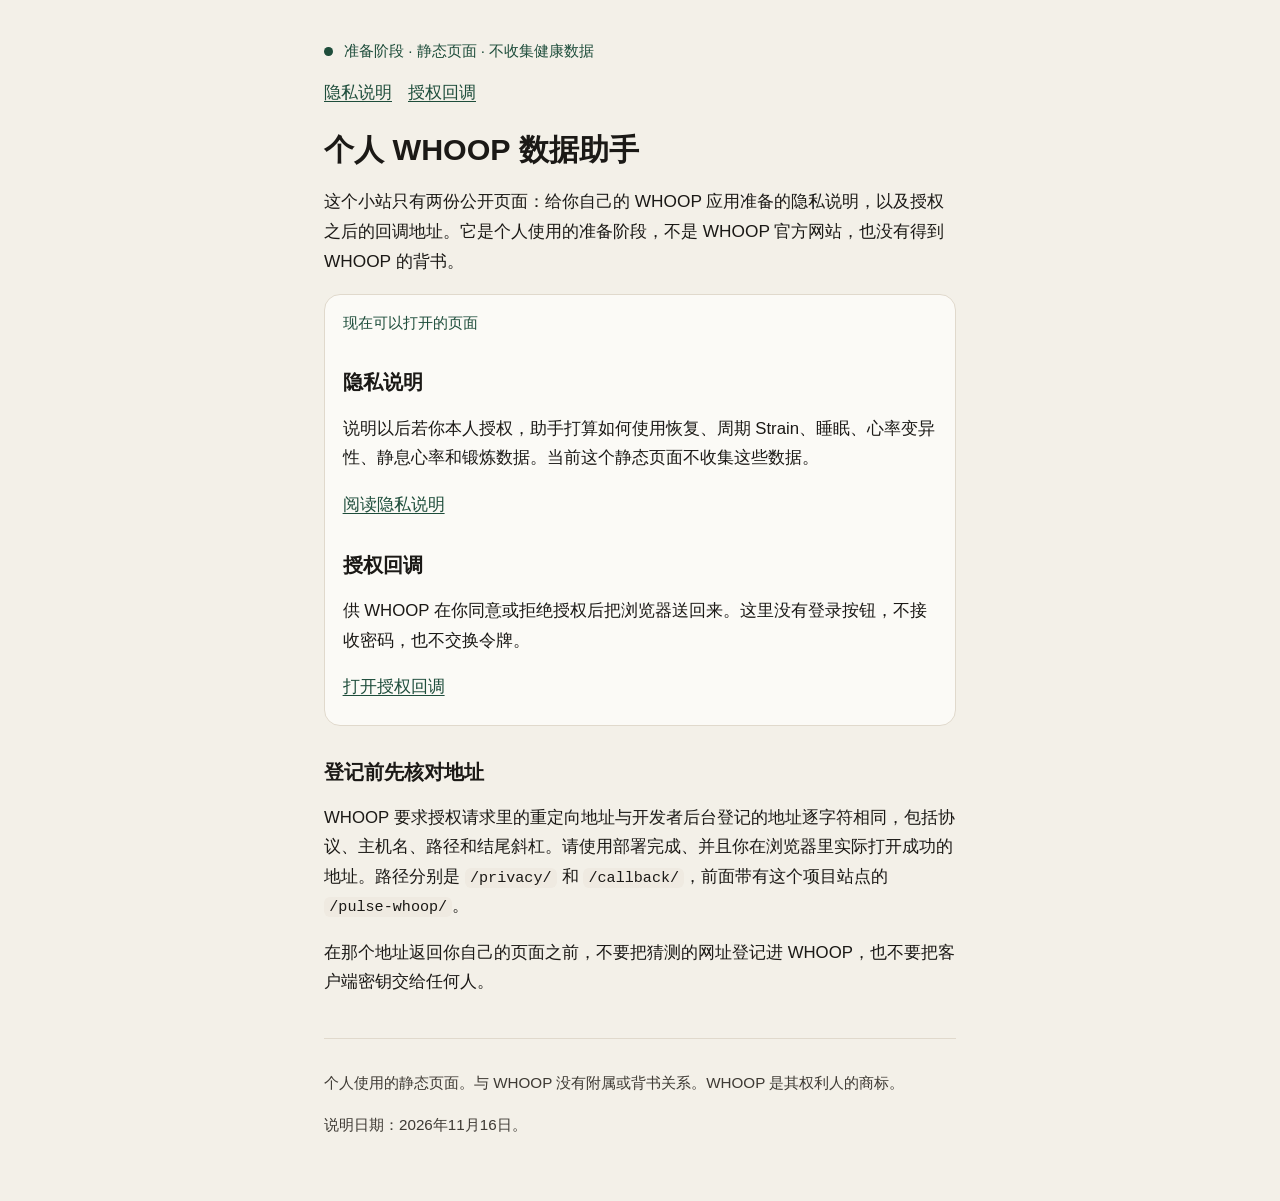
<file: site/index.html>
<!DOCTYPE html>
<html lang="zh-CN">
<head>
<meta charset="utf-8">
<meta name="referrer" content="no-referrer">
<meta name="viewport" content="width=device-width, initial-scale=1">
<meta name="description" content="个人 WHOOP 数据助手的公开静态页面：隐私说明与授权回调。准备阶段，不收集健康数据。">
<meta http-equiv="Content-Security-Policy" content="default-src 'none'; base-uri 'none'; form-action 'none'; object-src 'none'; frame-src 'none'; worker-src 'none'; connect-src 'none'; font-src 'none'; manifest-src 'none'; media-src 'none'; img-src data:; script-src 'none'; style-src 'self'">
<link rel="icon" href="data:,">
<link rel="stylesheet" href="assets/site.css">
<title>个人 WHOOP 数据助手</title>
</head>
<body>
<a class="skip" href="#content">跳到正文</a>
<div class="wrap">
<header class="site">
<p class="banner"><span class="dot" aria-hidden="true"></span>准备阶段 · 静态页面 · 不收集健康数据</p>
<nav class="nav" aria-label="页面">
<a href="privacy/">隐私说明</a>
<a href="callback/">授权回调</a>
</nav>
</header>
<main id="content">
<h1>个人 WHOOP 数据助手</h1>
<p class="lede">这个小站只有两份公开页面：给你自己的 WHOOP 应用准备的隐私说明，以及授权之后的回调地址。它是个人使用的准备阶段，不是 WHOOP 官方网站，也没有得到 WHOOP 的背书。</p>
<div class="panel">
<p class="kicker">现在可以打开的页面</p>
<h2>隐私说明</h2>
<p>说明以后若你本人授权，助手打算如何使用恢复、周期 Strain、睡眠、心率变异性、静息心率和锻炼数据。当前这个静态页面不收集这些数据。</p>
<p><a href="privacy/">阅读隐私说明</a></p>
<h2>授权回调</h2>
<p>供 WHOOP 在你同意或拒绝授权后把浏览器送回来。这里没有登录按钮，不接收密码，也不交换令牌。</p>
<p><a href="callback/">打开授权回调</a></p>
</div>
<h2>登记前先核对地址</h2>
<p>WHOOP 要求授权请求里的重定向地址与开发者后台登记的地址逐字符相同，包括协议、主机名、路径和结尾斜杠。请使用部署完成、并且你在浏览器里实际打开成功的地址。路径分别是 <code>/privacy/</code> 和 <code>/callback/</code>，前面带有这个项目站点的 <code>/pulse-whoop/</code>。</p>
<p>在那个地址返回你自己的页面之前，不要把猜测的网址登记进 WHOOP，也不要把客户端密钥交给任何人。</p>
</main>
<footer>
<p>个人使用的静态页面。与 WHOOP 没有附属或背书关系。WHOOP 是其权利人的商标。</p>
<p>说明日期：2026年11月16日。</p>
</footer>
</div>
</body>
</html>
</file>
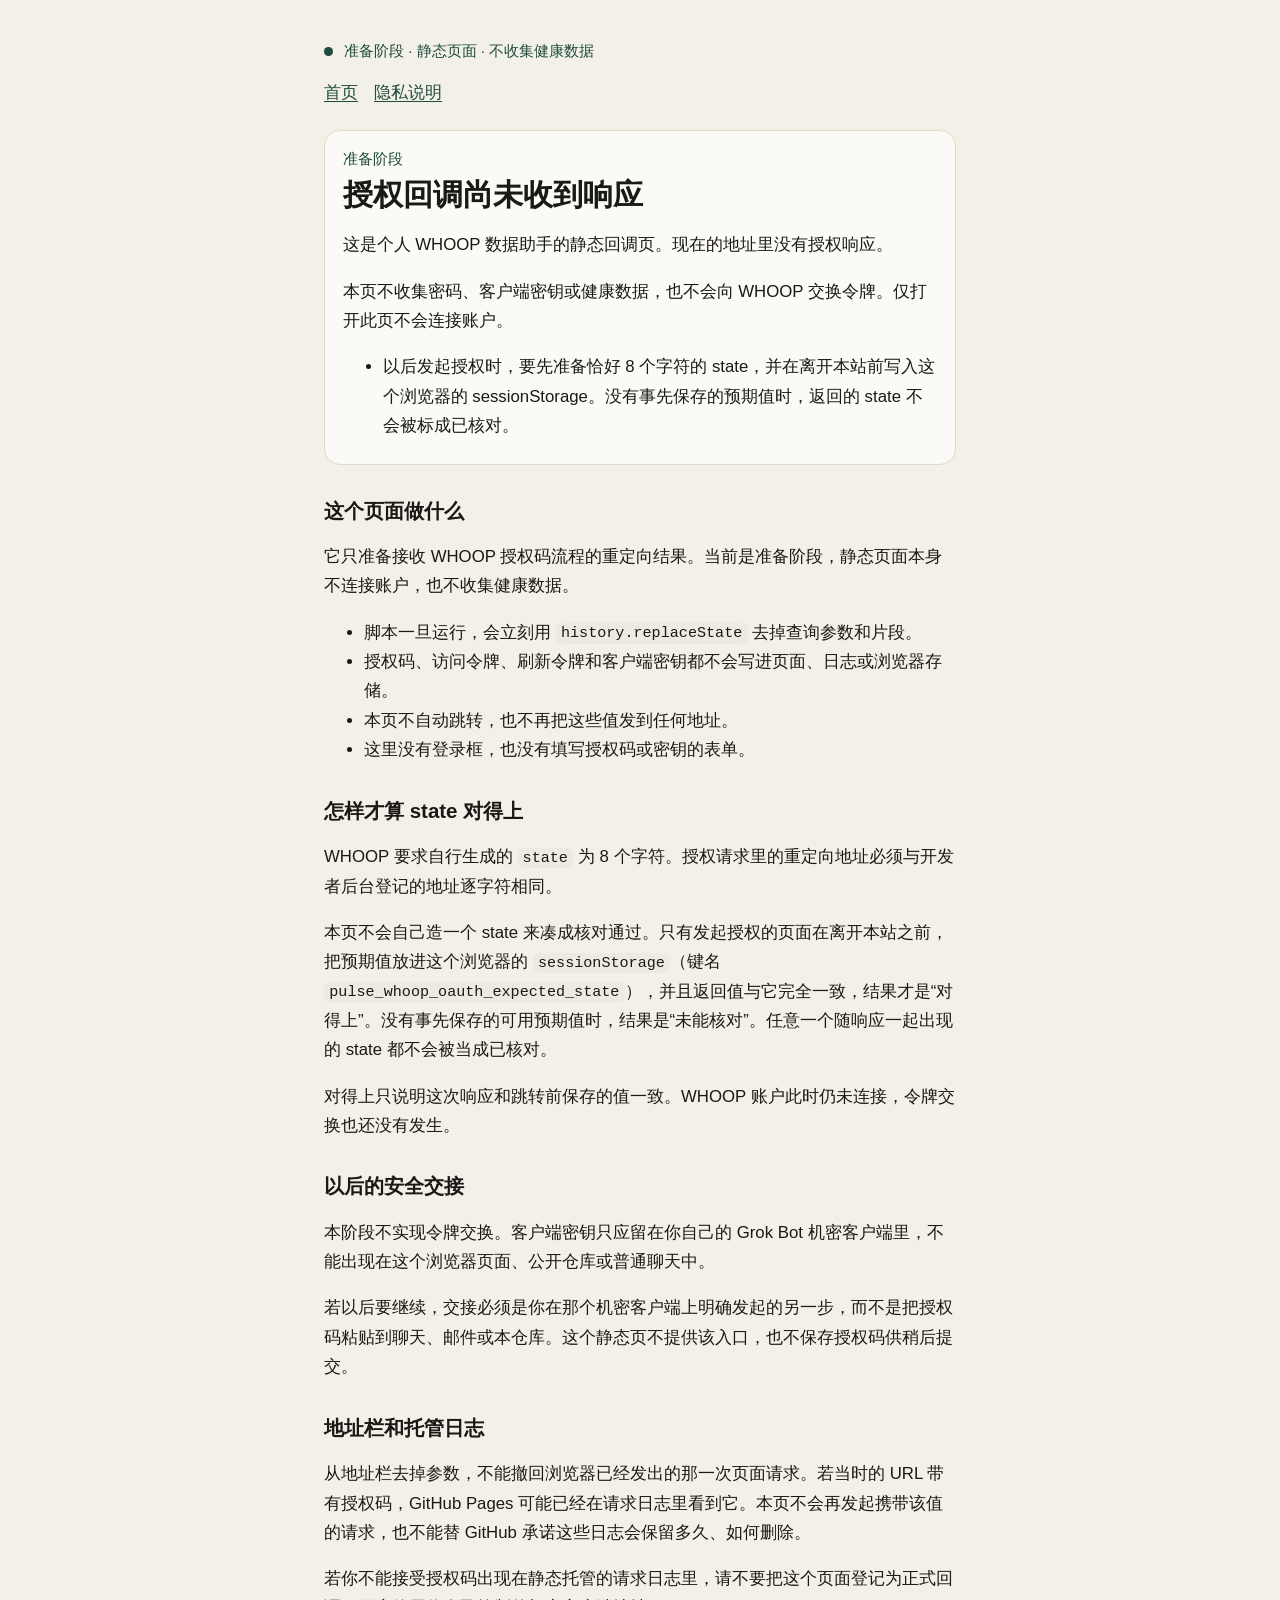
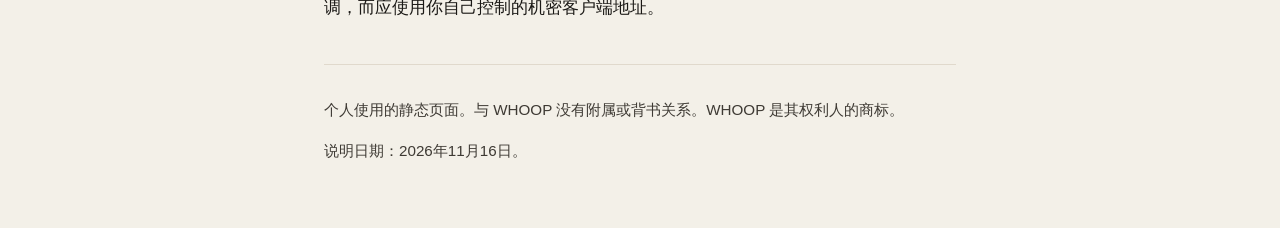
<file: site/callback/index.html>
<!DOCTYPE html>
<html lang="zh-CN">
<head>
<meta charset="utf-8">
<meta name="referrer" content="no-referrer">
<meta name="viewport" content="width=device-width, initial-scale=1">
<meta name="robots" content="noindex, nofollow">
<meta name="description" content="个人 WHOOP 数据助手的静态授权回调。不显示授权码或令牌，也不交换令牌。">
<meta http-equiv="Content-Security-Policy" content="default-src 'none'; base-uri 'none'; form-action 'none'; object-src 'none'; frame-src 'none'; worker-src 'none'; connect-src 'none'; font-src 'none'; manifest-src 'none'; media-src 'none'; img-src data:; script-src 'sha256-Le0qar13H/6Uf3IptVU7I/Qpk3YaSPg7fZVcs7LIRVo='; style-src 'sha256-b3DNcDtQKLiC3z1HXq/fa9f9/P/4Bz24J7KU1s66AEA='">
<link rel="icon" href="data:,">
<title>授权回调 · 个人 WHOOP 数据助手</title>
<style>
:root {
  color-scheme: light;
  --bg: #f3f0e8;
  --paper: #fbfaf6;
  --ink: #1b1916;
  --muted: #3e3a34;
  --line: #e0d9cc;
  --pine: #1e4d3b;
  --warn: #6b3a0c;
  --warn-soft: #f8efe3;
  --bad: #6d241c;
  --bad-soft: #f8e8e4;
}

* { box-sizing: border-box; }

html { background: var(--bg); }

body {
  margin: 0;
  color: var(--ink);
  font-family: "PingFang SC", "Hiragino Sans GB", "Noto Sans SC", "Microsoft YaHei", "Source Han Sans SC", sans-serif;
  font-size: 1.05rem;
  line-height: 1.75;
}

a {
  color: var(--pine);
  text-underline-offset: 0.16em;
}

a:hover { text-decoration-thickness: 2px; }

.skip {
  position: absolute;
  left: 0.75rem;
  top: 0.75rem;
  transform: translateY(-150%);
  background: var(--paper);
  color: var(--ink);
  padding: 0.4rem 0.7rem;
  border-radius: 8px;
  border: 1px solid var(--line);
}

.skip:focus { transform: none; }

.wrap {
  max-width: 42rem;
  margin: 0 auto;
  padding: 1.25rem 1.25rem 3rem;
}

.banner {
  display: flex;
  flex-wrap: wrap;
  gap: 0.45rem 0.7rem;
  align-items: center;
  margin: 0;
  color: var(--pine);
  font-size: 0.95rem;
}

.dot {
  width: 0.55rem;
  height: 0.55rem;
  border-radius: 50%;
  background: var(--pine);
  display: inline-block;
}

header.site { margin: 1.15rem 0 1.4rem; }

.nav {
  display: flex;
  flex-wrap: wrap;
  gap: 0.35rem 1rem;
  margin-top: 0.8rem;
}

h1 {
  font-size: 1.9rem;
  line-height: 1.28;
  margin: 0.15rem 0 0.75rem;
  font-weight: 700;
}

h2 {
  font-size: 1.28rem;
  line-height: 1.4;
  margin: 2rem 0 0.65rem;
}

.lede { font-size: 1.08rem; }

.panel {
  background: var(--paper);
  border: 1px solid var(--line);
  border-radius: 16px;
  padding: 1rem 1.1rem 0.4rem;
  margin: 1rem 0 1.25rem;
}

.panel.warn {
  background: var(--warn-soft);
  border-color: #ead7c0;
}

.panel.bad {
  background: var(--bad-soft);
  border-color: #efd0cb;
}

.kicker {
  margin: 0;
  color: var(--pine);
  font-size: 0.92rem;
}

.panel.warn .kicker { color: var(--warn); }

.panel.bad .kicker { color: var(--bad); }

.muted, footer { color: var(--muted); }

footer {
  margin-top: 2.6rem;
  padding-top: 1rem;
  border-top: 1px solid var(--line);
  font-size: 0.95rem;
}

code {
  font-family: "SFMono-Regular", ui-monospace, Menlo, Consolas, monospace;
  font-size: 0.9em;
  background: #efeae1;
  padding: 0.08em 0.35em;
  border-radius: 6px;
}

.table-wrap {
  overflow-x: auto;
  margin: 0.8rem 0 1rem;
  border-radius: 12px;
  border: 1px solid var(--line);
}

table {
  width: 100%;
  border-collapse: collapse;
  background: var(--paper);
  font-size: 0.98rem;
}

th, td {
  border-bottom: 1px solid var(--line);
  text-align: left;
  vertical-align: top;
  padding: 0.65rem 0.7rem;
}

tr:last-child td { border-bottom: 0; }

th {
  background: #f6f3ec;
  font-weight: 600;
}

:focus-visible {
  outline: 2px solid var(--pine);
  outline-offset: 3px;
}

button {
  font: inherit;
  color: var(--paper);
  background: var(--pine);
  border: 0;
  border-radius: 999px;
  padding: 0.55rem 1rem;
  cursor: pointer;
}

@media (max-width: 640px) {
  body { font-size: 1.02rem; }
  h1 { font-size: 1.55rem; }
  .wrap { padding: 1rem 1rem 2.4rem; }
}
</style>
<script>
(function () {
  "use strict";

  var EXPECTED_STATE_KEY = "pulse_whoop_oauth_expected_state";
  var STATE_RE = /^[A-Za-z0-9]{8}$/;
  var MAX_COMPONENT = 4096;
  var MAX_PAIRS = 8;

  var OFFICIAL = {
    code: true,
    state: true,
    error: true,
    error_description: true,
    error_uri: true
  };

  var SENSITIVE = {
    access_token: true,
    refresh_token: true,
    id_token: true,
    client_secret: true,
    password: true,
    token: true
  };

  var SAFE_ERROR = {
    access_denied: "授权被拒绝，或你没有同意这次访问。",
    invalid_request: "授权请求无效。",
    unauthorized_client: "这个应用不能使用该授权方式。",
    unsupported_response_type: "返回的授权类型不受支持。",
    invalid_scope: "请求的权限范围无效。",
    server_error: "WHOOP 授权服务报告了服务器错误。",
    temporarily_unavailable: "WHOOP 授权服务暂时不可用。"
  };

  var OUTCOMES = {
    idle: true,
    matched: true,
    unverified: true,
    mismatch: true,
    provider_error: true,
    rejected: true,
    failure: true,
    scrub_failed: true
  };

  var CHECKS = {
    not_applicable: true,
    unavailable: true,
    matched: true,
    mismatch: true
  };

  var PANELS = {
    panel: true,
    "panel warn": true,
    "panel bad": true
  };

  function hasOwn(obj, key) {
    return Object.prototype.hasOwnProperty.call(obj, key);
  }

  function handoffNote() {
    return "授权码、访问令牌、刷新令牌和客户端密钥都不会留在本页，也不能贴进普通聊天。令牌交换要等你在自己的机密客户端里另行交接。";
  }

  function model(spec) {
    return {
      outcome: spec.outcome,
      stateCheck: spec.stateCheck,
      consumeExpected: spec.consumeExpected === true,
      panelClass: spec.panelClass,
      kicker: spec.kicker,
      title: spec.title,
      paragraphs: spec.paragraphs,
      notes: spec.notes || [handoffNote()]
    };
  }

  function idleModel() {
    return model({
      outcome: "idle",
      stateCheck: "not_applicable",
      consumeExpected: false,
      panelClass: "panel",
      kicker: "准备阶段",
      title: "授权回调尚未收到响应",
      paragraphs: [
        "这是个人 WHOOP 数据助手的静态回调页。现在的地址里没有授权响应。",
        "本页不收集密码、客户端密钥或健康数据，也不会向 WHOOP 交换令牌。仅打开此页不会连接账户。"
      ],
      notes: [
        "以后发起授权时，要先准备恰好 8 个字符的 state，并在离开本站前写入这个浏览器的 sessionStorage。没有事先保存的预期值时，返回的 state 不会被标成已核对。"
      ]
    });
  }

  function rejectedModel() {
    return model({
      outcome: "rejected",
      stateCheck: "not_applicable",
      consumeExpected: true,
      panelClass: "panel bad",
      kicker: "未连接",
      title: "这个响应不能使用",
      paragraphs: [
        "本页只接受 WHOOP 授权码流程放在查询参数中的结果：授权码和 state，或错误和 state。",
        "地址片段里的内容，以及访问令牌、刷新令牌、客户端密钥这类字段，都不会显示、保存或再发送。",
        "连接没有完成。这里没有填写这些秘密的表单。"
      ]
    });
  }

  function failureModel(consume) {
    return model({
      outcome: "failure",
      stateCheck: "unavailable",
      consumeExpected: consume === true,
      panelClass: "panel bad",
      kicker: "未连接",
      title: "无法安全处理这次响应",
      paragraphs: [
        "处理过程中出了问题。为避免泄露，页面不显示具体原因。请关闭这个标签，不要复制地址栏。"
      ]
    });
  }

  function scrubFailedModel() {
    return model({
      outcome: "scrub_failed",
      stateCheck: "not_applicable",
      consumeExpected: true,
      panelClass: "panel bad",
      kicker: "未连接",
      title: "请不要复制地址栏",
      paragraphs: [
        "无法从地址栏移除查询参数或片段。请不要复制、转发或保存这个地址，直接关闭标签。",
        "页面没有显示授权码、令牌或客户端密钥，也没有把它们再次发送出去。"
      ]
    });
  }

  function stateLine(stateCheck, storageError) {
    if (stateCheck === "matched") {
      return "返回的 state 与事先保存的预期值一致，但授权本身没有完成。";
    }
    if (stateCheck === "mismatch") {
      return "返回的 state 与事先保存的预期值不一致。";
    }
    if (storageError) {
      return "无法读取事先保存的 state，因此不能核对。";
    }
    return "没有可用的事先保存的 state，因此不能把这次返回值当成已核对。";
  }

  function providerErrorModel(error, stateCheck, storageError) {
    var lead = hasOwn(SAFE_ERROR, error)
      ? SAFE_ERROR[error]
      : "WHOOP 返回了错误，授权没有完成。";
    return model({
      outcome: "provider_error",
      stateCheck: stateCheck,
      consumeExpected: true,
      panelClass: "panel warn",
      kicker: "未连接",
      title: "授权没有完成",
      paragraphs: [
        lead,
        stateLine(stateCheck, storageError),
        "没有保存授权码或令牌。连接没有完成。"
      ]
    });
  }

  function receivedModel(stateCheck, storageError) {
    if (stateCheck === "matched") {
      return model({
        outcome: "matched",
        stateCheck: "matched",
        consumeExpected: true,
        panelClass: "panel",
        kicker: "未连接",
        title: "已收到授权响应，连接尚未完成",
        paragraphs: [
          "返回的 state 与这个浏览器在跳转前保存的 8 位预期值一致。",
          "WHOOP 账户仍未连接。本页没有换取访问令牌或刷新令牌。",
          "授权码没有写入页面、日志或浏览器存储，也没有被发到其他地址。"
        ]
      });
    }
    if (stateCheck === "mismatch") {
      return model({
        outcome: "mismatch",
        stateCheck: "mismatch",
        consumeExpected: true,
        panelClass: "panel bad",
        kicker: "未连接",
        title: "state 不一致，响应已丢弃",
        paragraphs: [
          "返回的 state 与这个浏览器事先保存的预期值不一致，或返回值不是 8 位字母数字。",
          "这次响应不能使用。授权码没有显示、保存或发送。连接没有完成。"
        ]
      });
    }
    return model({
      outcome: "unverified",
      stateCheck: "unavailable",
      consumeExpected: true,
      panelClass: "panel warn",
      kicker: "未连接",
      title: "已收到授权响应，但未能核对 state",
      paragraphs: [
        storageError
          ? "地址中有授权响应，但这个浏览器无法读取 sessionStorage，因此不能核对 state。"
          : "地址中有授权响应，但这个浏览器里没有可用的、事先保存的 8 位预期 state。",
        "没有事先保存的预期值时，本页不会把任意 state 当成已经核对。授权码没有显示、保存或发送。",
        "连接没有完成。"
      ]
    });
  }

  function stateCheckFor(expected, returned, storageError) {
    if (storageError) return "unavailable";
    if (typeof expected !== "string" || !STATE_RE.test(expected)) return "unavailable";
    if (typeof returned !== "string" || !STATE_RE.test(returned)) return "mismatch";
    if (expected === returned) return "matched";
    return "mismatch";
  }

  function parseForm(input) {
    if (typeof input !== "string") return { ok: false, pairs: [] };
    if (input.length > MAX_COMPONENT) return { ok: false, pairs: [] };
    var body = input;
    if (body.charAt(0) === "?" || body.charAt(0) === "#") body = body.slice(1);
    if (body === "") return { ok: true, pairs: [] };
    var parts = body.split("&");
    if (parts.length > MAX_PAIRS) return { ok: false, pairs: [] };
    var pairs = [];
    var index;
    for (index = 0; index < parts.length; index += 1) {
      var part = parts[index];
      if (part === "") return { ok: false, pairs: [] };
      var eq = part.indexOf("=");
      var rawName = eq === -1 ? part : part.slice(0, eq);
      var rawValue = eq === -1 ? "" : part.slice(eq + 1);
      var name;
      var value;
      try {
        name = decodeURIComponent(rawName.replace(/\+/g, " "));
        value = decodeURIComponent(rawValue.replace(/\+/g, " "));
      } catch (decodingError) {
        return { ok: false, pairs: [] };
      }
      pairs.push({ name: name, value: value });
    }
    return { ok: true, pairs: pairs };
  }

  function wipePairs(pairs) {
    var index;
    for (index = 0; index < pairs.length; index += 1) {
      pairs[index].name = "";
      pairs[index].value = "";
    }
  }

  function collect(pairs, name) {
    var values = [];
    var index;
    for (index = 0; index < pairs.length; index += 1) {
      if (pairs[index].name === name) values.push(pairs[index].value);
    }
    return values;
  }

  function namesAreOfficial(pairs) {
    var index;
    for (index = 0; index < pairs.length; index += 1) {
      var name = pairs[index].name;
      if (typeof name !== "string") return false;
      var lower = name.toLowerCase();
      if (hasOwn(SENSITIVE, lower)) return false;
      if (!hasOwn(OFFICIAL, name)) return false;
    }
    return true;
  }

  function handleAuthorizationCallback(input) {
    try {
      if (!input || typeof input.search !== "string" || typeof input.hash !== "string") {
        return failureModel(true);
      }
      var storageError = input.storageError === true;
      var expected = typeof input.expectedState === "string" ? input.expectedState : null;
      if (input.search.length > MAX_COMPONENT || input.hash.length > MAX_COMPONENT) {
        return rejectedModel();
      }
      var query = parseForm(input.search);
      var fragment = parseForm(input.hash);
      if (!query.ok || !fragment.ok) return rejectedModel();
      var fragmentPresent = input.hash !== "" && input.hash !== "#";
      if (fragmentPresent || fragment.pairs.length > 0) {
        wipePairs(query.pairs);
        wipePairs(fragment.pairs);
        return rejectedModel();
      }
      if (!namesAreOfficial(query.pairs)) {
        wipePairs(query.pairs);
        return rejectedModel();
      }

      var codes = collect(query.pairs, "code");
      var states = collect(query.pairs, "state");
      var errors = collect(query.pairs, "error");
      var codeValue = codes.length === 1 ? codes[0] : null;
      var returnedState = states.length === 1 ? states[0] : "";
      var errorValue = errors.length === 1 ? errors[0] : null;
      var stateCheck = stateCheckFor(expected, returnedState, storageError);
      var safeError = errorValue !== null && hasOwn(SAFE_ERROR, errorValue) ? errorValue : null;
      var hadEmptyCode = codeValue === "";
      var hadEmptyError = errorValue === "";
      var hadBoth = codeValue !== null && errorValue !== null;
      var hadCode = codeValue !== null && codeValue !== "";
      var hadError = errorValue !== null && errorValue !== "";
      var hadPairs = query.pairs.length > 0;
      var duplicate = codes.length > 1 || states.length > 1 || errors.length > 1;
      wipePairs(query.pairs);
      codes = [];
      states = [];
      errors = [];
      codeValue = null;
      returnedState = "";
      errorValue = null;

      if (duplicate || hadBoth || hadEmptyCode || hadEmptyError) return rejectedModel();
      if (hadError) return providerErrorModel(safeError, stateCheck, storageError);
      if (hadCode) return receivedModel(stateCheck, storageError);
      if (hadPairs) return rejectedModel();
      return idleModel();
    } catch (classificationError) {
      return failureModel(true);
    }
  }

  function clearChildren(el) {
    while (el.firstChild) el.removeChild(el.firstChild);
  }

  function render(doc, view) {
    var root = doc.getElementById("status");
    var title = doc.getElementById("status-title");
    var kicker = doc.getElementById("status-kicker");
    var body = doc.getElementById("status-body");
    if (!root || !title || !kicker || !body) return;
    var outcome = hasOwn(OUTCOMES, view.outcome) ? view.outcome : "failure";
    var stateCheck = hasOwn(CHECKS, view.stateCheck) ? view.stateCheck : "unavailable";
    var panelClass = hasOwn(PANELS, view.panelClass) ? view.panelClass : "panel";
    root.className = panelClass;
    root.setAttribute("data-outcome", outcome);
    root.setAttribute("data-state-check", stateCheck);
    doc.documentElement.setAttribute("data-booted", "1");
    doc.documentElement.setAttribute("data-outcome", outcome);
    doc.documentElement.setAttribute("data-state-check", stateCheck);
    kicker.textContent = view.kicker;
    title.textContent = view.title;
    clearChildren(body);
    var paragraphs = view.paragraphs || [];
    var index;
    for (index = 0; index < paragraphs.length; index += 1) {
      var paragraph = doc.createElement("p");
      paragraph.textContent = paragraphs[index];
      body.appendChild(paragraph);
    }
    var notes = view.notes || [];
    if (notes.length > 0) {
      var list = doc.createElement("ul");
      for (index = 0; index < notes.length; index += 1) {
        var item = doc.createElement("li");
        item.textContent = notes[index];
        list.appendChild(item);
      }
      body.appendChild(list);
    }
    if (outcome !== "idle") {
      title.setAttribute("tabindex", "-1");
      try {
        title.focus();
      } catch (focusError) {
        /* Focusing the heading is optional. */
      }
    }
  }

  function schedulePaint(win, view) {
    function paint() {
      try {
        render(win.document, view);
      } catch (renderError) {
        /* Do not surface the exception; it could contain a URL. */
      }
    }
    var ready = "loading";
    try {
      ready = win.document.readyState;
    } catch (readyError) {
      ready = "complete";
    }
    if (ready === "loading" && typeof win.document.addEventListener === "function") {
      win.document.addEventListener("DOMContentLoaded", paint, { once: true });
    } else {
      paint();
    }
  }

  function boot(win) {
    var search = "";
    var hash = "";
    var readError = false;
    try {
      search = win.location.search || "";
      hash = win.location.hash || "";
    } catch (readLocationError) {
      readError = true;
      search = "";
      hash = "";
    }
    var scrubbed = false;
    try {
      win.history.replaceState(null, "", win.location.pathname || "/");
      scrubbed = true;
    } catch (scrubError) {
      scrubbed = false;
    }
    var hadQuery = !(search === "" || search === "?");
    var hadHash = !(hash === "" || hash === "#");
    var hadResponse = hadQuery || hadHash;

    var expected = null;
    var storageError = false;
    try {
      expected = win.sessionStorage.getItem(EXPECTED_STATE_KEY);
    } catch (storageReadError) {
      expected = null;
      storageError = true;
    }

    var view;
    if (readError) {
      view = failureModel(true);
    } else {
      view = handleAuthorizationCallback({
        search: search,
        hash: hash,
        expectedState: expected,
        storageError: storageError
      });
    }
    if (!scrubbed && hadResponse) view = scrubFailedModel();

    search = "";
    hash = "";
    expected = null;

    if (view.consumeExpected === true && storageError !== true) {
      try {
        win.sessionStorage.removeItem(EXPECTED_STATE_KEY);
      } catch (storageRemoveError) {
        /* The value was not written anywhere else. */
      }
    }
    schedulePaint(win, view);
  }

  if (typeof document !== "undefined") {
    boot(window);
  }

  if (typeof globalThis !== "undefined" && globalThis.__OAUTH_CALLBACK_TEST__ === true) {
    globalThis.__oauthCallback = {
      handleAuthorizationCallback: handleAuthorizationCallback,
      boot: boot,
      EXPECTED_STATE_KEY: EXPECTED_STATE_KEY
    };
  }
}());
</script>
</head>
<body>
<a class="skip" href="#content">跳到正文</a>
<div class="wrap">
<header class="site">
<p class="banner"><span class="dot" aria-hidden="true"></span>准备阶段 · 静态页面 · 不收集健康数据</p>
<nav class="nav" aria-label="页面">
<a href="../">首页</a>
<a href="../privacy/">隐私说明</a>
</nav>
</header>
<main id="content">
<div id="status" class="panel" role="status" aria-live="polite" data-outcome="pending" data-state-check="pending">
<p class="kicker" id="status-kicker">准备阶段</p>
<h1 id="status-title">正在处理授权响应</h1>
<div id="status-body">
<p>正在从地址栏移除查询参数和片段。本页不显示授权码或令牌。</p>
</div>
</div>
<noscript>
<div class="panel bad">
<p class="kicker">请关闭这个标签</p>
<p>浏览器没有运行脚本，所以地址栏里的查询参数不会被去掉。请不要复制、转发或保存这个地址。</p>
</div>
</noscript>
<h2>这个页面做什么</h2>
<p>它只准备接收 WHOOP 授权码流程的重定向结果。当前是准备阶段，静态页面本身不连接账户，也不收集健康数据。</p>
<ul>
<li>脚本一旦运行，会立刻用 <code>history.replaceState</code> 去掉查询参数和片段。</li>
<li>授权码、访问令牌、刷新令牌和客户端密钥都不会写进页面、日志或浏览器存储。</li>
<li>本页不自动跳转，也不再把这些值发到任何地址。</li>
<li>这里没有登录框，也没有填写授权码或密钥的表单。</li>
</ul>
<h2>怎样才算 state 对得上</h2>
<p>WHOOP 要求自行生成的 <code>state</code> 为 8 个字符。授权请求里的重定向地址必须与开发者后台登记的地址逐字符相同。</p>
<p>本页不会自己造一个 state 来凑成核对通过。只有发起授权的页面在离开本站之前，把预期值放进这个浏览器的 <code>sessionStorage</code>（键名 <code>pulse_whoop_oauth_expected_state</code>），并且返回值与它完全一致，结果才是“对得上”。没有事先保存的可用预期值时，结果是“未能核对”。任意一个随响应一起出现的 state 都不会被当成已核对。</p>
<p>对得上只说明这次响应和跳转前保存的值一致。WHOOP 账户此时仍未连接，令牌交换也还没有发生。</p>
<h2>以后的安全交接</h2>
<p>本阶段不实现令牌交换。客户端密钥只应留在你自己的 Grok Bot 机密客户端里，不能出现在这个浏览器页面、公开仓库或普通聊天中。</p>
<p>若以后要继续，交接必须是你在那个机密客户端上明确发起的另一步，而不是把授权码粘贴到聊天、邮件或本仓库。这个静态页不提供该入口，也不保存授权码供稍后提交。</p>
<h2>地址栏和托管日志</h2>
<p>从地址栏去掉参数，不能撤回浏览器已经发出的那一次页面请求。若当时的 URL 带有授权码，GitHub Pages 可能已经在请求日志里看到它。本页不会再发起携带该值的请求，也不能替 GitHub 承诺这些日志会保留多久、如何删除。</p>
<p>若你不能接受授权码出现在静态托管的请求日志里，请不要把这个页面登记为正式回调，而应使用你自己控制的机密客户端地址。</p>
</main>
<footer>
<p>个人使用的静态页面。与 WHOOP 没有附属或背书关系。WHOOP 是其权利人的商标。</p>
<p>说明日期：2026年11月16日。</p>
</footer>
</div>
</body>
</html>
</file>
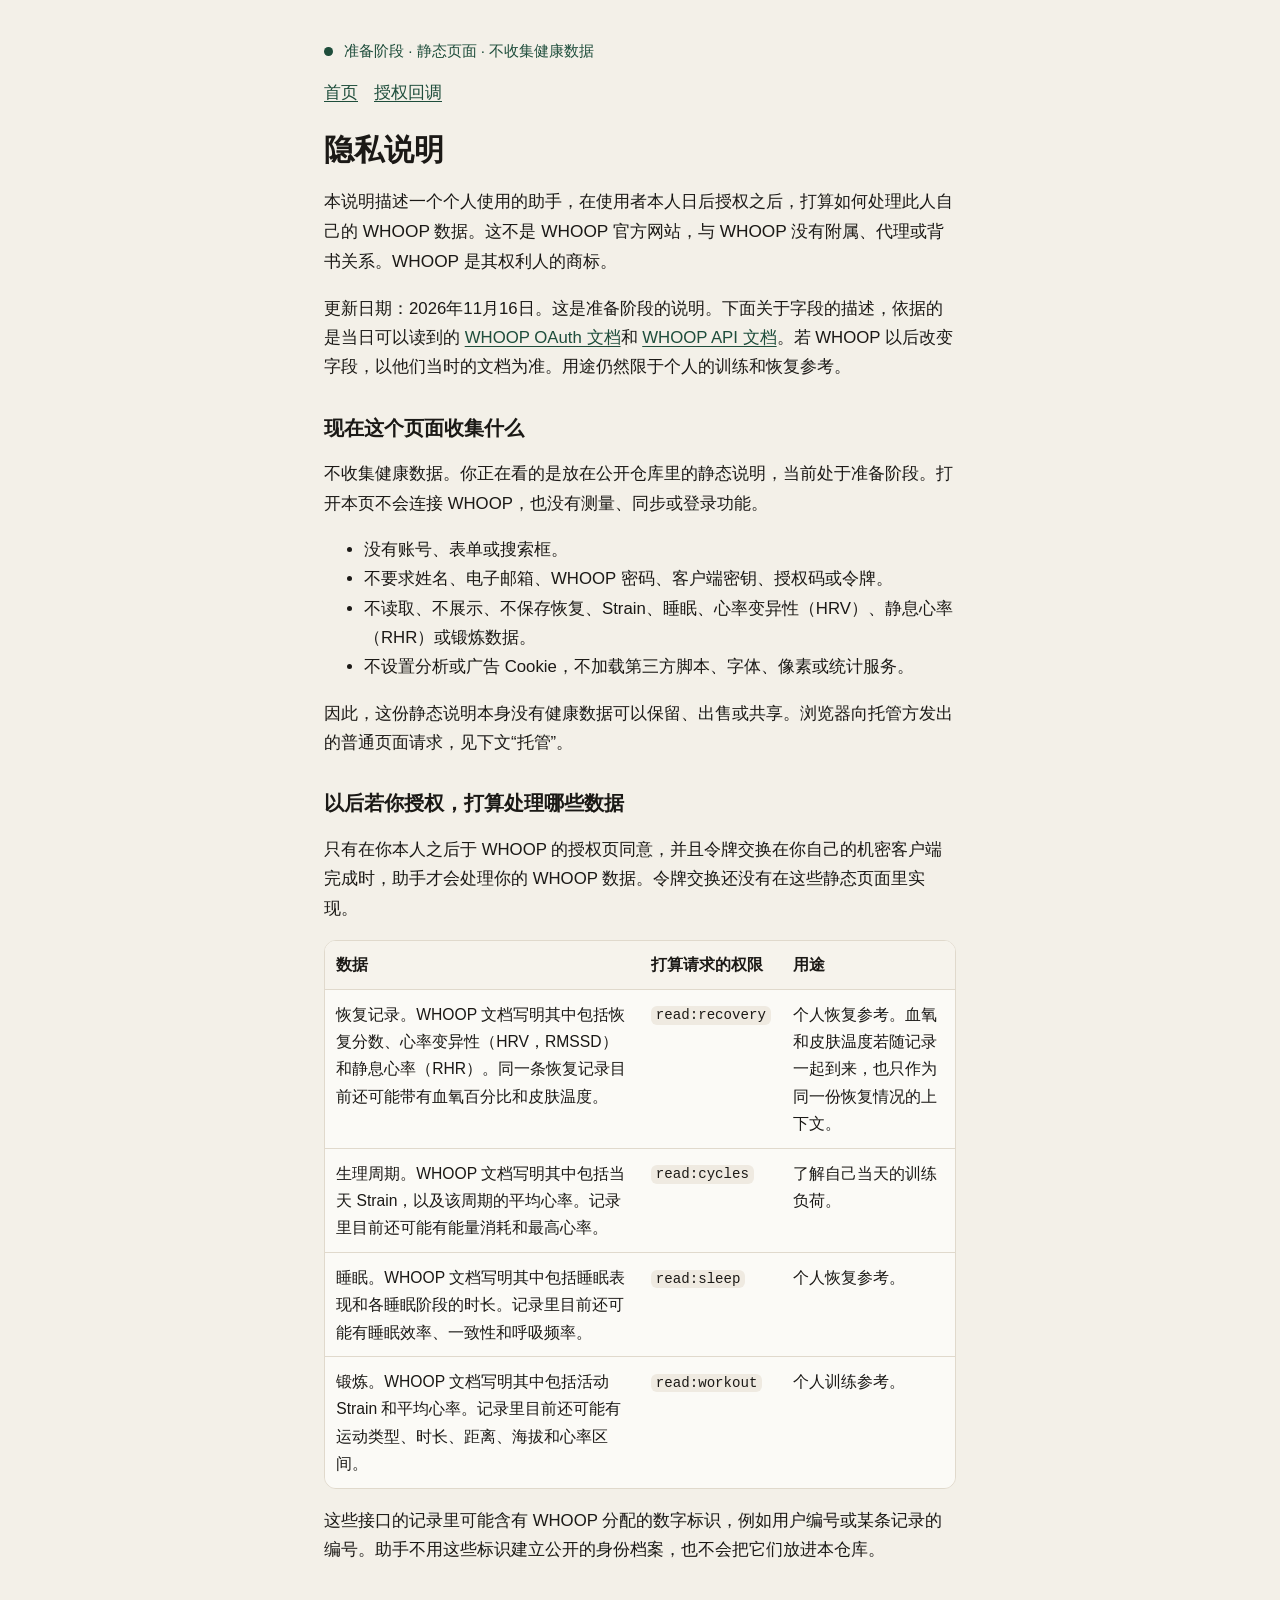
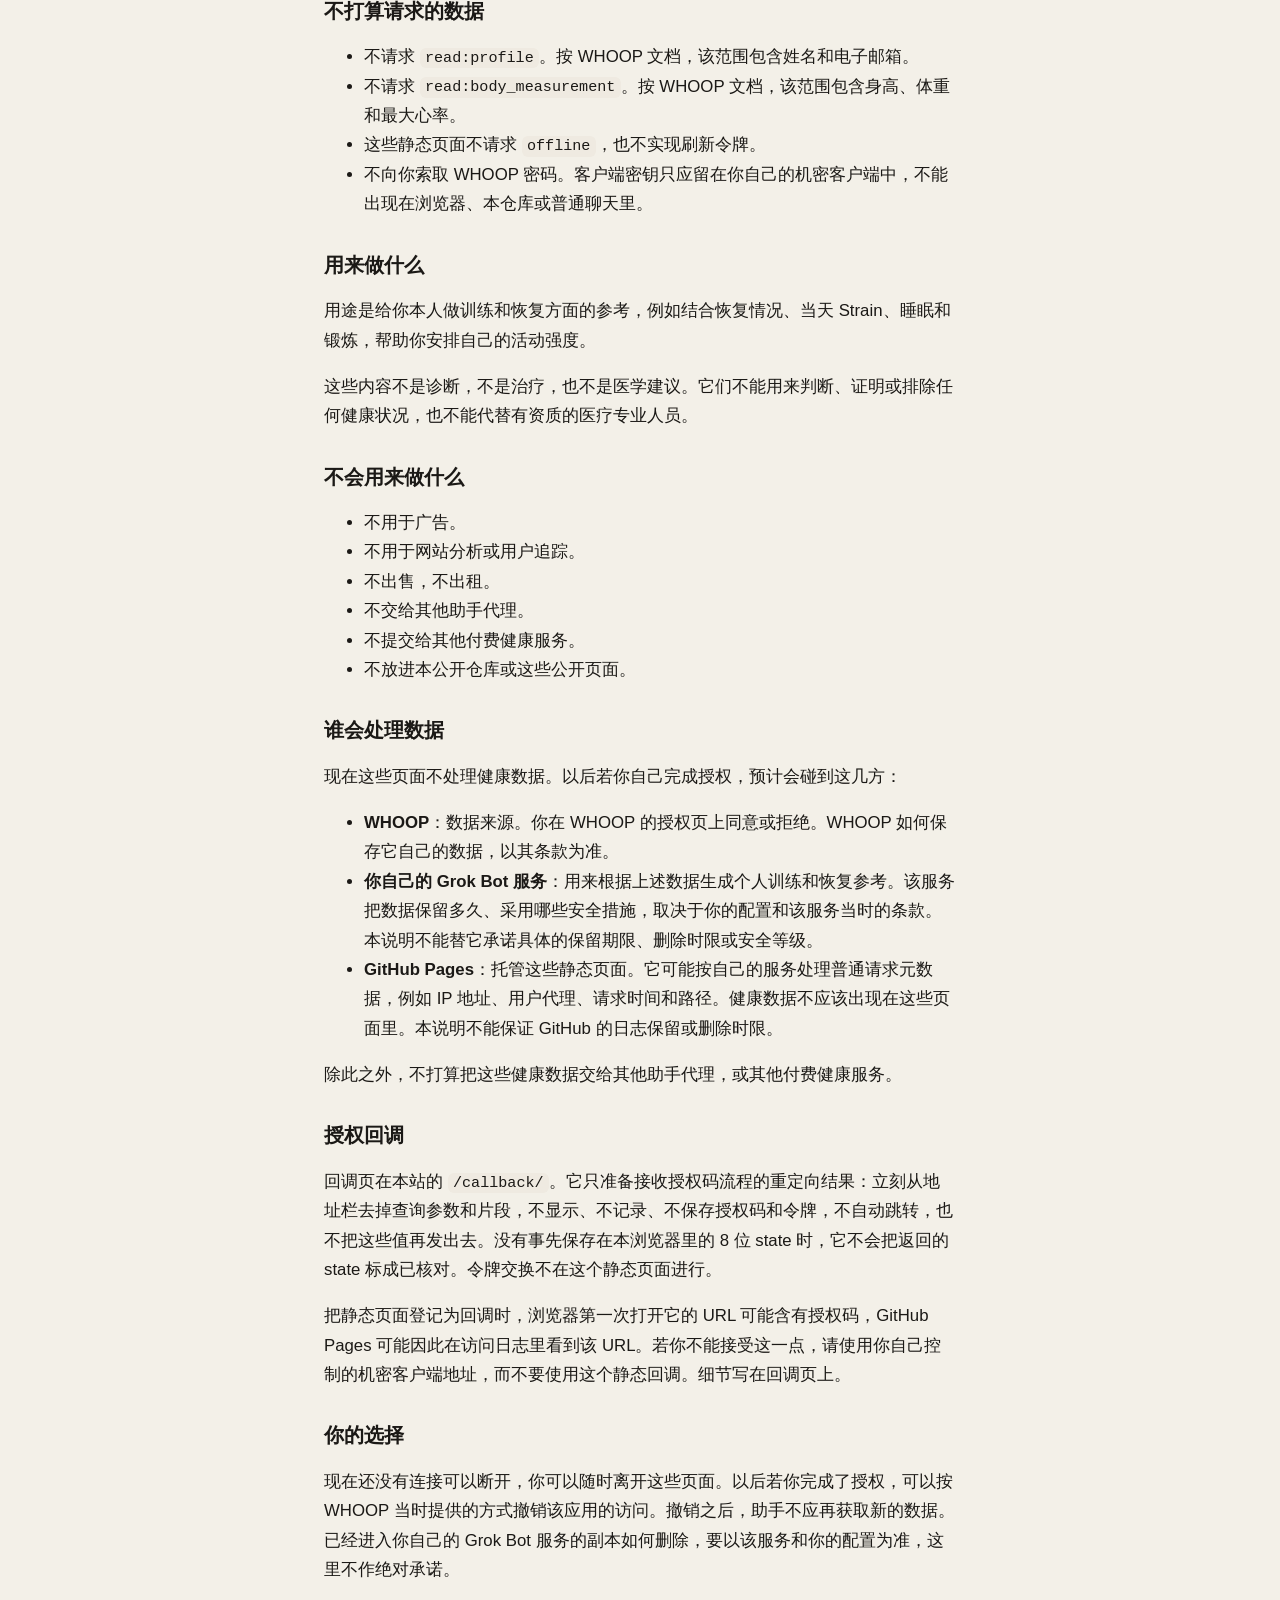
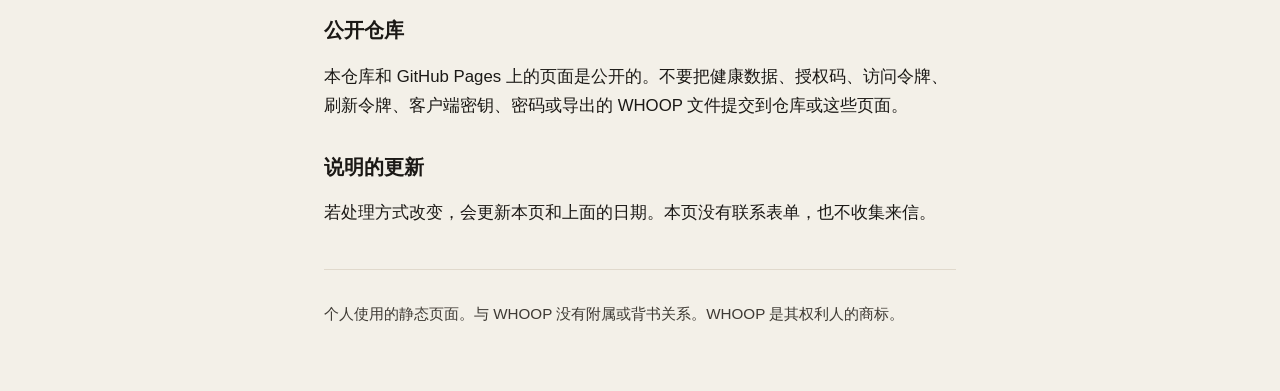
<file: site/privacy/index.html>
<!DOCTYPE html>
<html lang="zh-CN">
<head>
<meta charset="utf-8">
<meta name="referrer" content="no-referrer">
<meta name="viewport" content="width=device-width, initial-scale=1">
<meta name="description" content="个人 WHOOP 数据助手的隐私说明。准备阶段的静态页面不收集健康数据。">
<meta http-equiv="Content-Security-Policy" content="default-src 'none'; base-uri 'none'; form-action 'none'; object-src 'none'; frame-src 'none'; worker-src 'none'; connect-src 'none'; font-src 'none'; manifest-src 'none'; media-src 'none'; img-src data:; script-src 'none'; style-src 'self'">
<link rel="icon" href="data:,">
<link rel="stylesheet" href="../assets/site.css">
<title>隐私说明 · 个人 WHOOP 数据助手</title>
</head>
<body>
<a class="skip" href="#content">跳到正文</a>
<div class="wrap">
<header class="site">
<p class="banner"><span class="dot" aria-hidden="true"></span>准备阶段 · 静态页面 · 不收集健康数据</p>
<nav class="nav" aria-label="页面">
<a href="../">首页</a>
<a href="../callback/">授权回调</a>
</nav>
</header>
<main id="content">
<h1>隐私说明</h1>
<p class="lede">本说明描述一个个人使用的助手，在使用者本人日后授权之后，打算如何处理此人自己的 WHOOP 数据。这不是 WHOOP 官方网站，与 WHOOP 没有附属、代理或背书关系。WHOOP 是其权利人的商标。</p>
<p>更新日期：2026年11月16日。这是准备阶段的说明。下面关于字段的描述，依据的是当日可以读到的 <a href="https://developer.whoop.com/docs/developing/oauth/" rel="noreferrer">WHOOP OAuth 文档</a>和 <a href="https://developer.whoop.com/api/" rel="noreferrer">WHOOP API 文档</a>。若 WHOOP 以后改变字段，以他们当时的文档为准。用途仍然限于个人的训练和恢复参考。</p>

<h2>现在这个页面收集什么</h2>
<p>不收集健康数据。你正在看的是放在公开仓库里的静态说明，当前处于准备阶段。打开本页不会连接 WHOOP，也没有测量、同步或登录功能。</p>
<ul>
<li>没有账号、表单或搜索框。</li>
<li>不要求姓名、电子邮箱、WHOOP 密码、客户端密钥、授权码或令牌。</li>
<li>不读取、不展示、不保存恢复、Strain、睡眠、心率变异性（HRV）、静息心率（RHR）或锻炼数据。</li>
<li>不设置分析或广告 Cookie，不加载第三方脚本、字体、像素或统计服务。</li>
</ul>
<p>因此，这份静态说明本身没有健康数据可以保留、出售或共享。浏览器向托管方发出的普通页面请求，见下文“托管”。</p>

<h2>以后若你授权，打算处理哪些数据</h2>
<p>只有在你本人之后于 WHOOP 的授权页同意，并且令牌交换在你自己的机密客户端完成时，助手才会处理你的 WHOOP 数据。令牌交换还没有在这些静态页面里实现。</p>
<div class="table-wrap">
<table>
<thead>
<tr>
<th>数据</th>
<th>打算请求的权限</th>
<th>用途</th>
</tr>
</thead>
<tbody>
<tr>
<td>恢复记录。WHOOP 文档写明其中包括恢复分数、心率变异性（HRV，RMSSD）和静息心率（RHR）。同一条恢复记录目前还可能带有血氧百分比和皮肤温度。</td>
<td><code>read:recovery</code></td>
<td>个人恢复参考。血氧和皮肤温度若随记录一起到来，也只作为同一份恢复情况的上下文。</td>
</tr>
<tr>
<td>生理周期。WHOOP 文档写明其中包括当天 Strain，以及该周期的平均心率。记录里目前还可能有能量消耗和最高心率。</td>
<td><code>read:cycles</code></td>
<td>了解自己当天的训练负荷。</td>
</tr>
<tr>
<td>睡眠。WHOOP 文档写明其中包括睡眠表现和各睡眠阶段的时长。记录里目前还可能有睡眠效率、一致性和呼吸频率。</td>
<td><code>read:sleep</code></td>
<td>个人恢复参考。</td>
</tr>
<tr>
<td>锻炼。WHOOP 文档写明其中包括活动 Strain 和平均心率。记录里目前还可能有运动类型、时长、距离、海拔和心率区间。</td>
<td><code>read:workout</code></td>
<td>个人训练参考。</td>
</tr>
</tbody>
</table>
</div>
<p>这些接口的记录里可能含有 WHOOP 分配的数字标识，例如用户编号或某条记录的编号。助手不用这些标识建立公开的身份档案，也不会把它们放进本仓库。</p>

<h2>不打算请求的数据</h2>
<ul>
<li>不请求 <code>read:profile</code>。按 WHOOP 文档，该范围包含姓名和电子邮箱。</li>
<li>不请求 <code>read:body_measurement</code>。按 WHOOP 文档，该范围包含身高、体重和最大心率。</li>
<li>这些静态页面不请求 <code>offline</code>，也不实现刷新令牌。</li>
<li>不向你索取 WHOOP 密码。客户端密钥只应留在你自己的机密客户端中，不能出现在浏览器、本仓库或普通聊天里。</li>
</ul>

<h2>用来做什么</h2>
<p>用途是给你本人做训练和恢复方面的参考，例如结合恢复情况、当天 Strain、睡眠和锻炼，帮助你安排自己的活动强度。</p>
<p>这些内容不是诊断，不是治疗，也不是医学建议。它们不能用来判断、证明或排除任何健康状况，也不能代替有资质的医疗专业人员。</p>

<h2>不会用来做什么</h2>
<ul>
<li>不用于广告。</li>
<li>不用于网站分析或用户追踪。</li>
<li>不出售，不出租。</li>
<li>不交给其他助手代理。</li>
<li>不提交给其他付费健康服务。</li>
<li>不放进本公开仓库或这些公开页面。</li>
</ul>

<h2>谁会处理数据</h2>
<p>现在这些页面不处理健康数据。以后若你自己完成授权，预计会碰到这几方：</p>
<ul>
<li><strong>WHOOP</strong>：数据来源。你在 WHOOP 的授权页上同意或拒绝。WHOOP 如何保存它自己的数据，以其条款为准。</li>
<li><strong>你自己的 Grok Bot 服务</strong>：用来根据上述数据生成个人训练和恢复参考。该服务把数据保留多久、采用哪些安全措施，取决于你的配置和该服务当时的条款。本说明不能替它承诺具体的保留期限、删除时限或安全等级。</li>
<li><strong>GitHub Pages</strong>：托管这些静态页面。它可能按自己的服务处理普通请求元数据，例如 IP 地址、用户代理、请求时间和路径。健康数据不应该出现在这些页面里。本说明不能保证 GitHub 的日志保留或删除时限。</li>
</ul>
<p>除此之外，不打算把这些健康数据交给其他助手代理，或其他付费健康服务。</p>

<h2>授权回调</h2>
<p>回调页在本站的 <code>/callback/</code>。它只准备接收授权码流程的重定向结果：立刻从地址栏去掉查询参数和片段，不显示、不记录、不保存授权码和令牌，不自动跳转，也不把这些值再发出去。没有事先保存在本浏览器里的 8 位 state 时，它不会把返回的 state 标成已核对。令牌交换不在这个静态页面进行。</p>
<p>把静态页面登记为回调时，浏览器第一次打开它的 URL 可能含有授权码，GitHub Pages 可能因此在访问日志里看到该 URL。若你不能接受这一点，请使用你自己控制的机密客户端地址，而不要使用这个静态回调。细节写在回调页上。</p>

<h2>你的选择</h2>
<p>现在还没有连接可以断开，你可以随时离开这些页面。以后若你完成了授权，可以按 WHOOP 当时提供的方式撤销该应用的访问。撤销之后，助手不应再获取新的数据。已经进入你自己的 Grok Bot 服务的副本如何删除，要以该服务和你的配置为准，这里不作绝对承诺。</p>

<h2>公开仓库</h2>
<p>本仓库和 GitHub Pages 上的页面是公开的。不要把健康数据、授权码、访问令牌、刷新令牌、客户端密钥、密码或导出的 WHOOP 文件提交到仓库或这些页面。</p>

<h2>说明的更新</h2>
<p>若处理方式改变，会更新本页和上面的日期。本页没有联系表单，也不收集来信。</p>
</main>
<footer>
<p>个人使用的静态页面。与 WHOOP 没有附属或背书关系。WHOOP 是其权利人的商标。</p>
</footer>
</div>
</body>
</html>
</file>
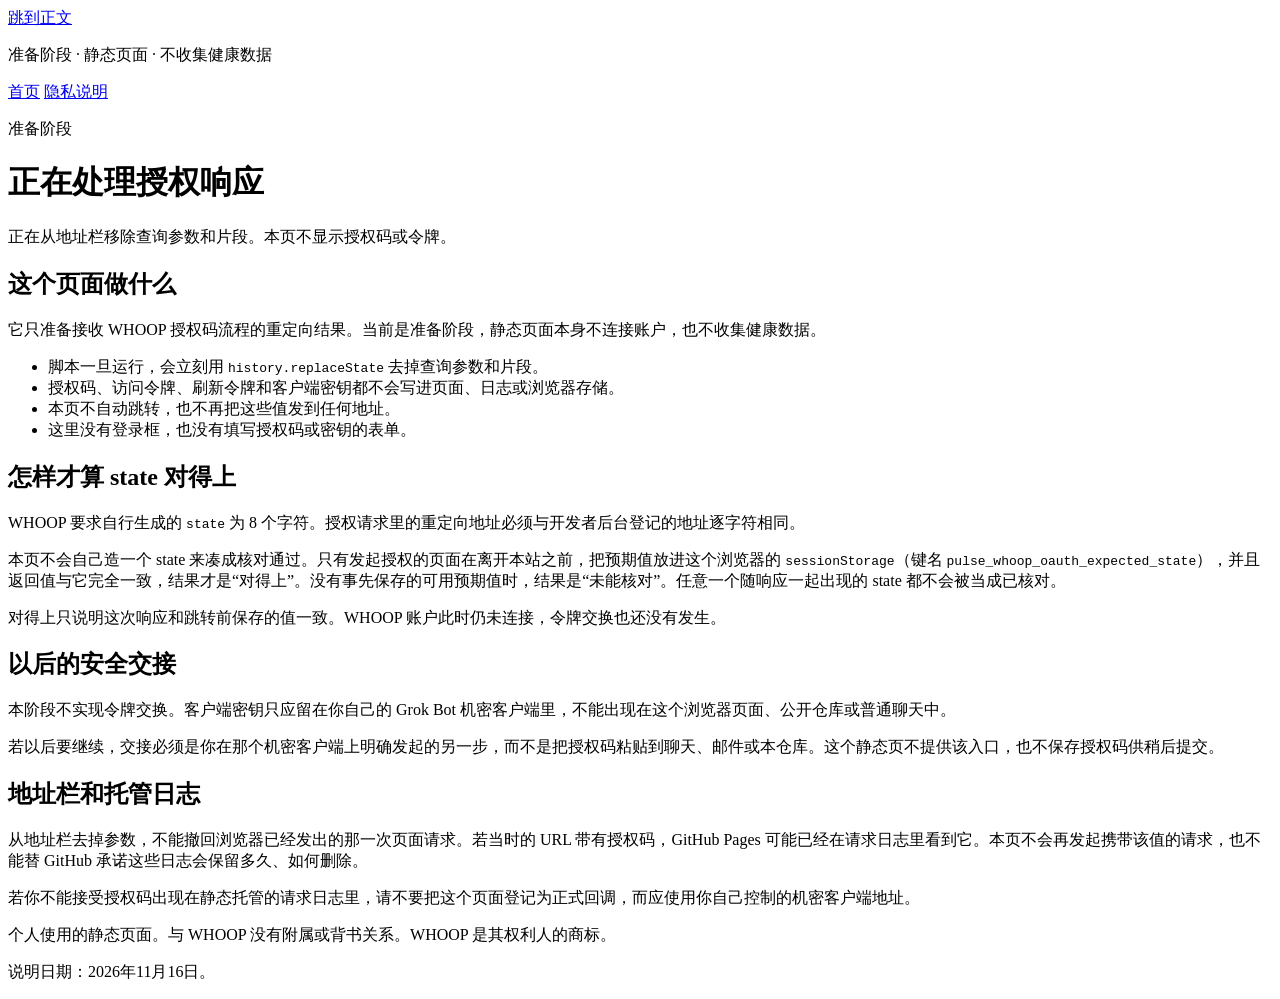
<file: src/callback-shell.html>
<!DOCTYPE html>
<html lang="zh-CN">
<head>
<meta charset="utf-8">
<meta name="referrer" content="no-referrer">
<meta name="viewport" content="width=device-width, initial-scale=1">
<meta name="robots" content="noindex, nofollow">
<meta name="description" content="个人 WHOOP 数据助手的静态授权回调。不显示授权码或令牌，也不交换令牌。">
<meta http-equiv="Content-Security-Policy" content="__CSP__">
<link rel="icon" href="data:,">
<title>授权回调 · 个人 WHOOP 数据助手</title>
<style>__STYLE__</style>
<script>__SCRIPT__</script>
</head>
<body>
<a class="skip" href="#content">跳到正文</a>
<div class="wrap">
<header class="site">
<p class="banner"><span class="dot" aria-hidden="true"></span>准备阶段 · 静态页面 · 不收集健康数据</p>
<nav class="nav" aria-label="页面">
<a href="../">首页</a>
<a href="../privacy/">隐私说明</a>
</nav>
</header>
<main id="content">
<div id="status" class="panel" role="status" aria-live="polite" data-outcome="pending" data-state-check="pending">
<p class="kicker" id="status-kicker">准备阶段</p>
<h1 id="status-title">正在处理授权响应</h1>
<div id="status-body">
<p>正在从地址栏移除查询参数和片段。本页不显示授权码或令牌。</p>
</div>
</div>
<noscript>
<div class="panel bad">
<p class="kicker">请关闭这个标签</p>
<p>浏览器没有运行脚本，所以地址栏里的查询参数不会被去掉。请不要复制、转发或保存这个地址。</p>
</div>
</noscript>
<h2>这个页面做什么</h2>
<p>它只准备接收 WHOOP 授权码流程的重定向结果。当前是准备阶段，静态页面本身不连接账户，也不收集健康数据。</p>
<ul>
<li>脚本一旦运行，会立刻用 <code>history.replaceState</code> 去掉查询参数和片段。</li>
<li>授权码、访问令牌、刷新令牌和客户端密钥都不会写进页面、日志或浏览器存储。</li>
<li>本页不自动跳转，也不再把这些值发到任何地址。</li>
<li>这里没有登录框，也没有填写授权码或密钥的表单。</li>
</ul>
<h2>怎样才算 state 对得上</h2>
<p>WHOOP 要求自行生成的 <code>state</code> 为 8 个字符。授权请求里的重定向地址必须与开发者后台登记的地址逐字符相同。</p>
<p>本页不会自己造一个 state 来凑成核对通过。只有发起授权的页面在离开本站之前，把预期值放进这个浏览器的 <code>sessionStorage</code>（键名 <code>pulse_whoop_oauth_expected_state</code>），并且返回值与它完全一致，结果才是“对得上”。没有事先保存的可用预期值时，结果是“未能核对”。任意一个随响应一起出现的 state 都不会被当成已核对。</p>
<p>对得上只说明这次响应和跳转前保存的值一致。WHOOP 账户此时仍未连接，令牌交换也还没有发生。</p>
<h2>以后的安全交接</h2>
<p>本阶段不实现令牌交换。客户端密钥只应留在你自己的 Grok Bot 机密客户端里，不能出现在这个浏览器页面、公开仓库或普通聊天中。</p>
<p>若以后要继续，交接必须是你在那个机密客户端上明确发起的另一步，而不是把授权码粘贴到聊天、邮件或本仓库。这个静态页不提供该入口，也不保存授权码供稍后提交。</p>
<h2>地址栏和托管日志</h2>
<p>从地址栏去掉参数，不能撤回浏览器已经发出的那一次页面请求。若当时的 URL 带有授权码，GitHub Pages 可能已经在请求日志里看到它。本页不会再发起携带该值的请求，也不能替 GitHub 承诺这些日志会保留多久、如何删除。</p>
<p>若你不能接受授权码出现在静态托管的请求日志里，请不要把这个页面登记为正式回调，而应使用你自己控制的机密客户端地址。</p>
</main>
<footer>
<p>个人使用的静态页面。与 WHOOP 没有附属或背书关系。WHOOP 是其权利人的商标。</p>
<p>说明日期：2026年11月16日。</p>
</footer>
</div>
</body>
</html>
</file>
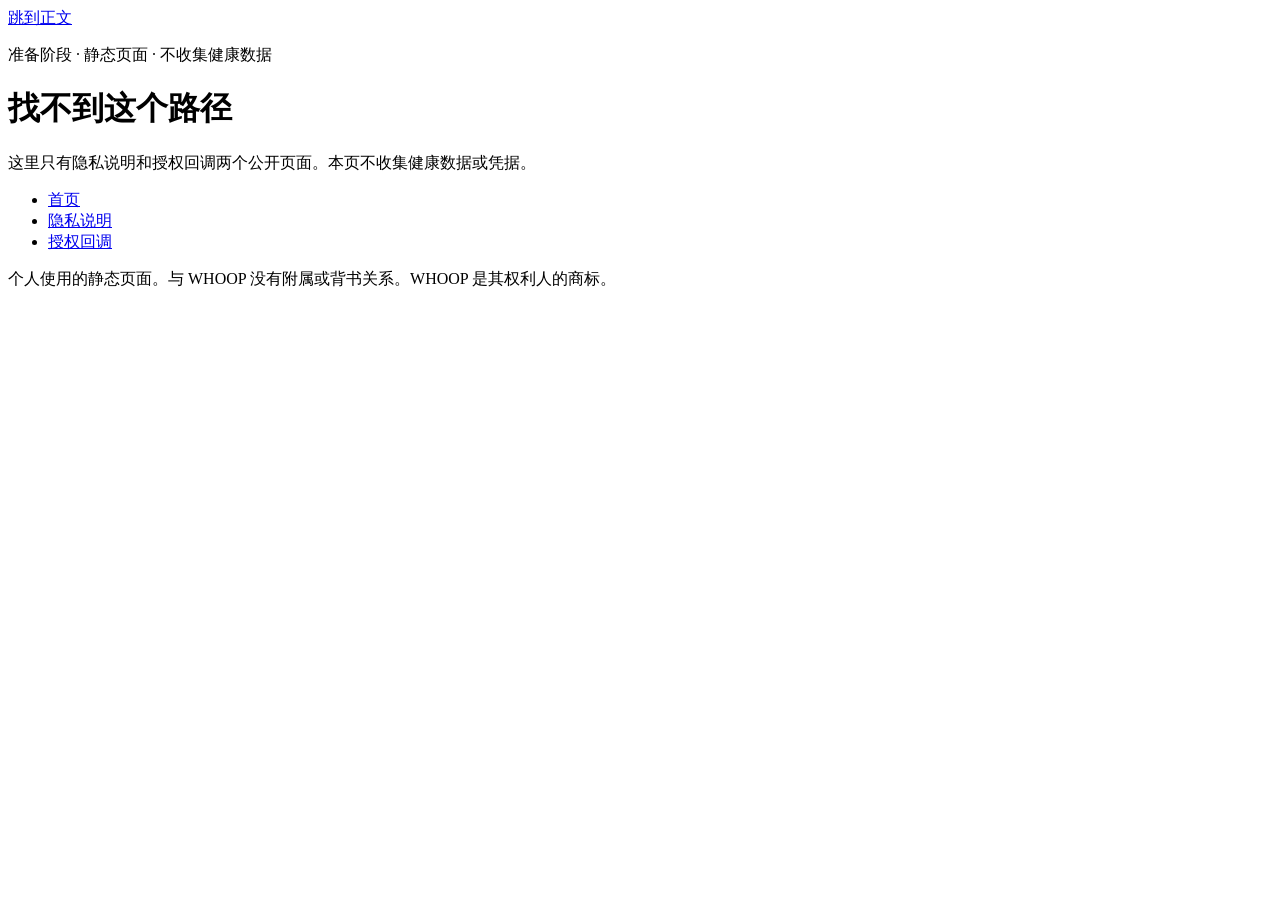
<file: src/not-found-shell.html>
<!DOCTYPE html>
<html lang="zh-CN">
<head>
<meta charset="utf-8">
<meta name="referrer" content="no-referrer">
<meta name="viewport" content="width=device-width, initial-scale=1">
<meta name="robots" content="noindex">
<meta http-equiv="Content-Security-Policy" content="__CSP__">
<link rel="icon" href="data:,">
<title>找不到页面 · 个人 WHOOP 数据助手</title>
<style>__STYLE__</style>
</head>
<body>
<a class="skip" href="#content">跳到正文</a>
<div class="wrap">
<header class="site">
<p class="banner"><span class="dot" aria-hidden="true"></span>准备阶段 · 静态页面 · 不收集健康数据</p>
</header>
<main id="content">
<h1>找不到这个路径</h1>
<p class="lede">这里只有隐私说明和授权回调两个公开页面。本页不收集健康数据或凭据。</p>
<ul>
<li><a href="/pulse-whoop/">首页</a></li>
<li><a href="/pulse-whoop/privacy/">隐私说明</a></li>
<li><a href="/pulse-whoop/callback/">授权回调</a></li>
</ul>
</main>
<footer>
<p>个人使用的静态页面。与 WHOOP 没有附属或背书关系。WHOOP 是其权利人的商标。</p>
</footer>
</div>
</body>
</html>
</file>
<file: site/assets/site.css>
:root {
  color-scheme: light;
  --bg: #f3f0e8;
  --paper: #fbfaf6;
  --ink: #1b1916;
  --muted: #3e3a34;
  --line: #e0d9cc;
  --pine: #1e4d3b;
  --warn: #6b3a0c;
  --warn-soft: #f8efe3;
  --bad: #6d241c;
  --bad-soft: #f8e8e4;
}

* { box-sizing: border-box; }

html { background: var(--bg); }

body {
  margin: 0;
  color: var(--ink);
  font-family: "PingFang SC", "Hiragino Sans GB", "Noto Sans SC", "Microsoft YaHei", "Source Han Sans SC", sans-serif;
  font-size: 1.05rem;
  line-height: 1.75;
}

a {
  color: var(--pine);
  text-underline-offset: 0.16em;
}

a:hover { text-decoration-thickness: 2px; }

.skip {
  position: absolute;
  left: 0.75rem;
  top: 0.75rem;
  transform: translateY(-150%);
  background: var(--paper);
  color: var(--ink);
  padding: 0.4rem 0.7rem;
  border-radius: 8px;
  border: 1px solid var(--line);
}

.skip:focus { transform: none; }

.wrap {
  max-width: 42rem;
  margin: 0 auto;
  padding: 1.25rem 1.25rem 3rem;
}

.banner {
  display: flex;
  flex-wrap: wrap;
  gap: 0.45rem 0.7rem;
  align-items: center;
  margin: 0;
  color: var(--pine);
  font-size: 0.95rem;
}

.dot {
  width: 0.55rem;
  height: 0.55rem;
  border-radius: 50%;
  background: var(--pine);
  display: inline-block;
}

header.site { margin: 1.15rem 0 1.4rem; }

.nav {
  display: flex;
  flex-wrap: wrap;
  gap: 0.35rem 1rem;
  margin-top: 0.8rem;
}

h1 {
  font-size: 1.9rem;
  line-height: 1.28;
  margin: 0.15rem 0 0.75rem;
  font-weight: 700;
}

h2 {
  font-size: 1.28rem;
  line-height: 1.4;
  margin: 2rem 0 0.65rem;
}

.lede { font-size: 1.08rem; }

.panel {
  background: var(--paper);
  border: 1px solid var(--line);
  border-radius: 16px;
  padding: 1rem 1.1rem 0.4rem;
  margin: 1rem 0 1.25rem;
}

.panel.warn {
  background: var(--warn-soft);
  border-color: #ead7c0;
}

.panel.bad {
  background: var(--bad-soft);
  border-color: #efd0cb;
}

.kicker {
  margin: 0;
  color: var(--pine);
  font-size: 0.92rem;
}

.panel.warn .kicker { color: var(--warn); }

.panel.bad .kicker { color: var(--bad); }

.muted, footer { color: var(--muted); }

footer {
  margin-top: 2.6rem;
  padding-top: 1rem;
  border-top: 1px solid var(--line);
  font-size: 0.95rem;
}

code {
  font-family: "SFMono-Regular", ui-monospace, Menlo, Consolas, monospace;
  font-size: 0.9em;
  background: #efeae1;
  padding: 0.08em 0.35em;
  border-radius: 6px;
}

.table-wrap {
  overflow-x: auto;
  margin: 0.8rem 0 1rem;
  border-radius: 12px;
  border: 1px solid var(--line);
}

table {
  width: 100%;
  border-collapse: collapse;
  background: var(--paper);
  font-size: 0.98rem;
}

th, td {
  border-bottom: 1px solid var(--line);
  text-align: left;
  vertical-align: top;
  padding: 0.65rem 0.7rem;
}

tr:last-child td { border-bottom: 0; }

th {
  background: #f6f3ec;
  font-weight: 600;
}

:focus-visible {
  outline: 2px solid var(--pine);
  outline-offset: 3px;
}

button {
  font: inherit;
  color: var(--paper);
  background: var(--pine);
  border: 0;
  border-radius: 999px;
  padding: 0.55rem 1rem;
  cursor: pointer;
}

@media (max-width: 640px) {
  body { font-size: 1.02rem; }
  h1 { font-size: 1.55rem; }
  .wrap { padding: 1rem 1rem 2.4rem; }
}
</file>
